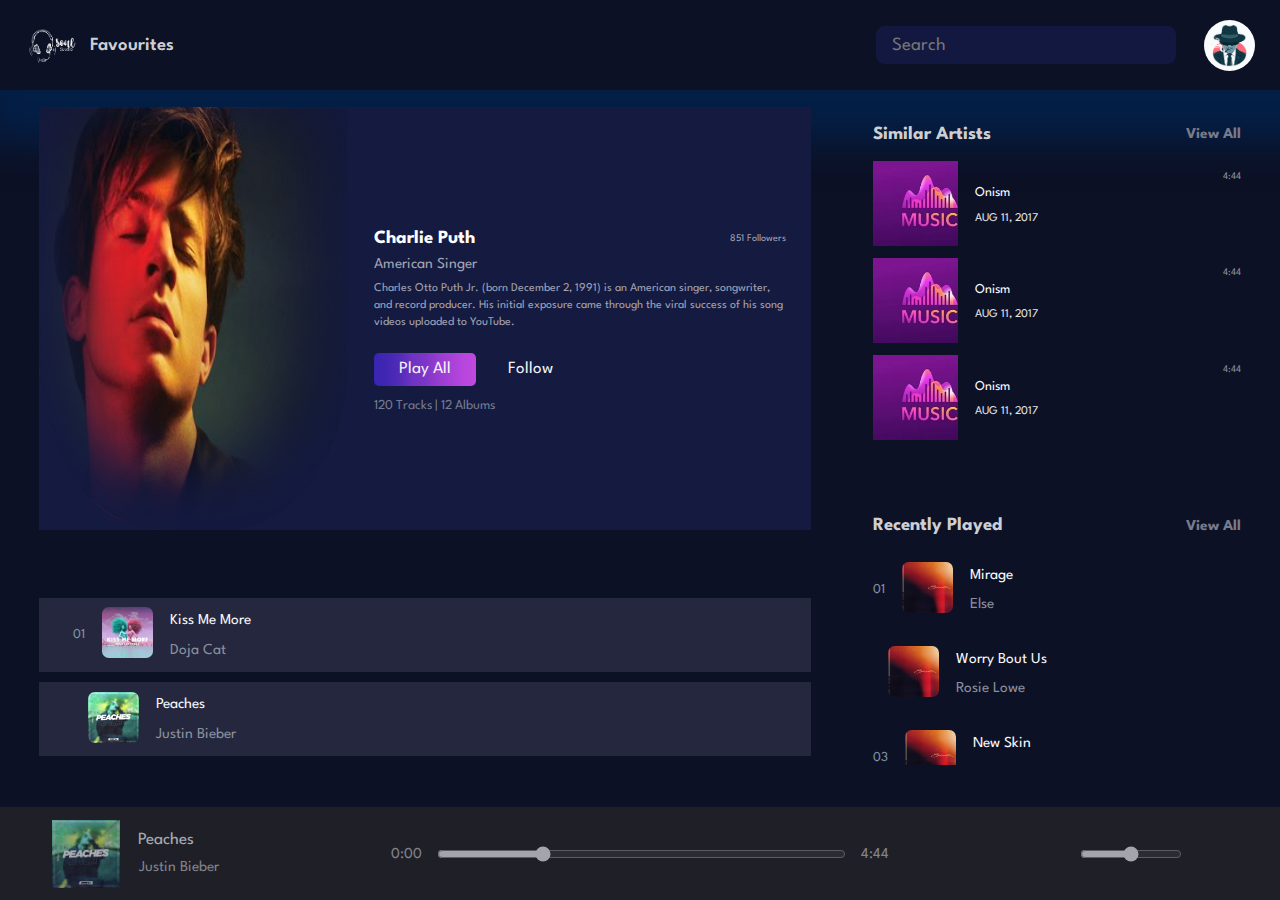
<file: single-playlist.html>
<!DOCTYPE html>
<html>
  <head>
    <title>Playlist-1</title>

    <meta charset="UTF-8" />
    <!-- set viewport meta property -->
    <meta name="viewport" content="Width=device-width, initial-scale=1.0" />

    <!-- linking the css file -->
    <link rel="stylesheet" href="./assets/css/single-playlist-style.css" />

    <!-- use the below to use font-awesome icons -->
    <link
      rel="stylesheet"
      href="https://use.fontawesome.com/releases/v5.15.3/css/all.css"
      integrity="sha384-SZXxX4whJ79/gErwcOYf+zWLeJdY/qpuqC4cAa9rOGUstPomtqpuNWT9wdPEn2fk"
      crossorigin="anonymous"
    />
  </head>

  <body>
    <div class="bg-container">
      <header class="page-header">
        <div class="logoAndTitle-container">
          <img src="./assets/images/logo.png" />
          <p class="titlepara">Favourites</p>
        </div>
        <div class="searchboxAndProfile-container">
          <div class="search-box">
            <i class="fas fa-search"></i>
            <input type="text" placeholder="Search" />
            <i class="fas fa-microphone"></i>
          </div>
          <i class="fas bell fa-bell"></i>
          <img class="profile-photo" src="./assets/images/profile-pic.jpg" />
        </div>
      </header>

      <input style="display: none;" type="checkbox" id="play-btn-checkbox1" />

      <input style="display: none;" type="checkbox" id="play-btn-checkbox2" />

      <input style="display: none;" type="checkbox" id="play-btn-checkbox3" />

      <div class="for-responsiveness">
        <main>
          <div class="playlist-card-container">
            <div class="blur-effect-container">
              <img src="./assets/images/pupular-artists/charlie-puth.jpg" />
              <div class="blur-effect"></div>
            </div>

            <div class="playlist-content-container">
              <div
                style="
                  display: flex;
                  justify-content: space-between;
                  align-items: center;
                "
              >
                <p
                  class="p1"
                  style="color: #fdfdfd; font-size: 1.5rem; font-weight: bold;"
                >
                  Charlie Puth
                </p>
                <p class="p2" style="color: #a1a3b3; font-size: 1rem;">
                  851 Followers
                </p>
              </div>
              <p
                class="p3"
                style="color: #a1a3b3; font-size: 1rem; margin-top: -0.5rem;"
              >
                American Singer
              </p>
              <p
                class="p4"
                style="
                  color: #a1a3b3;
                  font-size: 0.9rem;
                  margin-bottom: 3rem;
                  margin-top: -0.4rem;
                "
              >
                Charles Otto Puth Jr. (born December 2, 1991) is an American
                singer, songwriter, and record producer. His initial exposure
                came through the viral success of his song videos uploaded to
                YouTube.
              </p>

              <div>
                <button class="play-all-btn">Play All</button>
                <button class="follow-btn">Follow</button>
              </div>
              <p class="p5" style="color: #767b90; font-size: 0.9rem;">
                120 Tracks | 12 Albums
              </p>
            </div>
          </div>

          <div id="queue-1" class="queue-container">
            <div class="queue-elements-container">
              <div class="queue-element">
                <div class="song-image-container">
                  <p class="queue-number">01</p>
                  <div class="image-container">
                    <img
                      class="queue-song-img"
                      src="./assets/images/queue-images/queue5.jpg"
                    />
                    <i class="fas play-btn fa-play"></i>
                  </div>
                  <div class="song-and-artist-container">
                    <p class="queue-song-name">Kiss Me More</p>
                    <p class="queue-artist-name">Doja Cat</p>
                  </div>
                </div>

                <div class="icons-container">
                  <i class="far wishlist-icon fa-heart"></i>
                  <i class="fas add-icon fa-plus"></i>
                </div>
              </div>
              <div class="queue-element">
                <div class="song-image-container">
                  <i class="fas currently-on-song fa-stream"></i>
                  <div class="image-container">
                    <img
                      class="queue-song-img"
                      src="./assets/images/queue-images/queue6.jpg"
                    />
                    <i class="fas play-btn fa-play"></i>
                  </div>
                  <div class="song-and-artist-container">
                    <p class="queue-song-name">Peaches</p>
                    <p class="queue-artist-name">Justin Bieber</p>
                  </div>
                </div>
                <div class="icons-container">
                  <i class="far wishlist-icon fa-heart"></i>
                  <i class="fas add-icon fa-plus"></i>
                </div>
              </div>
              <div class="queue-element">
                <div class="song-image-container">
                  <p class="queue-number">03</p>
                  <div class="image-container">
                    <img
                      class="queue-song-img"
                      src="./assets/images/pupular-artists/ariana-Grande.jpg"
                    />
                    <i class="fas play-btn fa-play"></i>
                  </div>
                  <div class="song-and-artist-container">
                    <p class="queue-song-name">7 Rings</p>
                    <p class="queue-artist-name">Ariana Grande</p>
                  </div>
                </div>

                <div class="icons-container">
                  <i class="far wishlist-icon fa-heart"></i>
                  <i class="fas add-icon fa-plus"></i>
                </div>
              </div>
              <div class="queue-element">
                <div class="song-image-container">
                  <p class="queue-number">04</p>
                  <div class="image-container">
                    <img
                      class="queue-song-img"
                      src="./assets/images/pupular-artists/charlie-puth.jpg"
                    />
                    <i class="fas play-btn fa-play"></i>
                  </div>
                  <div class="song-and-artist-container">
                    <p class="queue-song-name">Attention</p>
                    <p class="queue-artist-name">Charlie Puth</p>
                  </div>
                </div>

                <div class="icons-container">
                  <i class="far wishlist-icon fa-heart"></i>
                  <i class="fas add-icon fa-plus"></i>
                </div>
              </div>
              <div class="queue-element">
                <div class="song-image-container">
                  <p class="queue-number">05</p>
                  <div class="image-container">
                    <img
                      class="queue-song-img"
                      src="./assets/images/queue-images/queue8.jpg"
                    />
                    <i class="fas play-btn fa-play"></i>
                  </div>
                  <div class="song-and-artist-container">
                    <p class="queue-song-name">Good 4 U</p>
                    <p class="queue-artist-name">Olivia Rodrigo</p>
                  </div>
                </div>

                <div class="icons-container">
                  <i class="far wishlist-icon fa-heart"></i>
                  <i class="fas add-icon fa-plus"></i>
                </div>
              </div>
              <div class="queue-element">
                <div class="song-image-container">
                  <p class="queue-number">06</p>
                  <div class="image-container">
                    <img
                      class="queue-song-img"
                      src="./assets/images/queue-images/queue9.jpg"
                    />
                    <i class="fas play-btn fa-play"></i>
                  </div>
                  <div class="song-and-artist-container">
                    <p class="queue-song-name">Sugar</p>
                    <p class="queue-artist-name">Maroon 5</p>
                  </div>
                </div>

                <div class="icons-container">
                  <i class="far wishlist-icon fa-heart"></i>
                  <i class="fas add-icon fa-plus"></i>
                </div>
              </div>
              <div class="queue-element">
                <div class="song-image-container">
                  <p class="queue-number">07</p>
                  <div class="image-container">
                    <img
                      class="queue-song-img"
                      src="./assets/images/queue-images/queue13.png"
                    />
                    <i class="fas play-btn fa-play"></i>
                  </div>
                  <div class="song-and-artist-container">
                    <p class="queue-song-name">Blank Space</p>
                    <p class="queue-artist-name">Taylor swift</p>
                  </div>
                </div>

                <div class="icons-container">
                  <i class="far wishlist-icon fa-heart"></i>
                  <i class="fas add-icon fa-plus"></i>
                </div>
              </div>
              <div class="queue-element">
                <div class="song-image-container">
                  <p class="queue-number">08</p>
                  <div class="image-container">
                    <img
                      class="queue-song-img"
                      src="./assets/images/queue-images/queue12.jpg"
                    />
                    <i class="fas play-btn fa-play"></i>
                  </div>
                  <div class="song-and-artist-container">
                    <p class="queue-song-name">We're Good</p>
                    <p class="queue-artist-name">Dua Lipa</p>
                  </div>
                </div>

                <div class="icons-container">
                  <i class="far wishlist-icon fa-heart"></i>
                  <i class="fas add-icon fa-plus"></i>
                </div>
              </div>
            </div>
          </div>
        </main>

        <aside>
          <div class="latest-release-container">
            <div class="latest-release-header">
              <p>Similar Artists</p>
              <a href="">View All</a>
            </div>
            <div class="latest-release-cards-container">
              <div class="latest-release-card">
                <div class="song-name-and-img-container">
                  <div class="latest-release-img-container">
                    <label for="play-btn-checkbox1"
                      ><i class="fas latest-release-play-btn fa-play play-1"></i
                      ><i
                        class="latest-release-pause-btn fas fa-pause pause-1"
                      ></i
                    ></label>
                  </div>
                  <div>
                    <p class="song-name">Onism</p>
                    <p class="date">AUG 11, 2017</p>
                  </div>
                </div>

                <div class="latest-release-dropdown-container">
                  <label for="latest-release-checkbox1"
                    ><i class="fas more-details fa-ellipsis-h"></i
                  ></label>
                  <input type="checkbox" id="latest-release-checkbox1" />
                  <div class="latest-release-dropdown">
                    <div class="links-container">
                      <i class="fas fa-play"></i>
                      <a href="">Play Now</a>
                    </div>

                    <hr />

                    <div class="links-container">
                      <i class="fas fa-plus"></i>
                      <a href="">Add To Queue</a>
                    </div>

                    <hr />

                    <div class="links-container">
                      <i class="fas fa-bars"></i>
                      <a href="">Add To Favourites</a>
                    </div>

                    <hr />

                    <div class="links-container">
                      <i class="fas fa-exclamation-circle"></i>
                      <a href=""><span></span>Get Info</a>
                    </div>
                  </div>
                  <p class="time">4:44</p>
                </div>
              </div>
              <div class="latest-release-card">
                <div class="song-name-and-img-container">
                  <div class="latest-release-img-container">
                    <label for="play-btn-checkbox3"
                      ><i class="fas latest-release-play-btn fa-play play-3"></i
                      ><i
                        class="latest-release-pause-btn fas fa-pause pause-3"
                      ></i
                    ></label>
                  </div>
                  <div>
                    <p class="song-name">Onism</p>
                    <p class="date">AUG 11, 2017</p>
                  </div>
                </div>

                <div class="latest-release-dropdown-container">
                  <label for="latest-release-checkbox3"
                    ><i class="fas more-details fa-ellipsis-h"></i
                  ></label>
                  <input type="checkbox" id="latest-release-checkbox3" />
                  <div class="latest-release-dropdown">
                    <div class="links-container">
                      <i class="fas fa-play"></i>
                      <a href="">Play Now</a>
                    </div>

                    <hr />

                    <div class="links-container">
                      <i class="fas fa-plus"></i>
                      <a href="">Add To Queue</a>
                    </div>

                    <hr />

                    <div class="links-container">
                      <i class="fas fa-bars"></i>
                      <a href="">Add To Favourites</a>
                    </div>

                    <hr />

                    <div class="links-container">
                      <i class="fas fa-exclamation-circle"></i>
                      <a href=""><span></span>Get Info</a>
                    </div>
                  </div>
                  <p class="time">4:44</p>
                </div>
              </div>
              <div class="latest-release-card">
                <div class="song-name-and-img-container">
                  <div class="latest-release-img-container">
                    <label for="play-btn-checkbox2"
                      ><i class="fas latest-release-play-btn fa-play play-2"></i
                      ><i
                        class="latest-release-pause-btn fas fa-pause pause-2"
                      ></i
                    ></label>
                  </div>
                  <div>
                    <p class="song-name">Onism</p>
                    <p class="date">AUG 11, 2017</p>
                  </div>
                </div>

                <div class="latest-release-dropdown-container">
                  <label for="latest-release-checkbox2"
                    ><i class="fas more-details fa-ellipsis-h"></i
                  ></label>
                  <input type="checkbox" id="latest-release-checkbox2" />
                  <div class="latest-release-dropdown">
                    <div class="links-container">
                      <i class="fas fa-play"></i>
                      <a href="">Play Now</a>
                    </div>

                    <hr />

                    <div class="links-container">
                      <i class="fas fa-plus"></i>
                      <a href="">Add To Queue</a>
                    </div>

                    <hr />

                    <div class="links-container">
                      <i class="fas fa-bars"></i>
                      <a href="">Add To Favourites</a>
                    </div>

                    <hr />

                    <div class="links-container">
                      <i class="fas fa-exclamation-circle"></i>
                      <a href=""><span></span>Get Info</a>
                    </div>
                  </div>
                  <p class="time">4:44</p>
                </div>
              </div>
            </div>
          </div>

          <div id="queue-2" class="queue-container">
            <div class="queue-header">
              <p>Recently Played</p>
              <div class="queue-btn-container">
                <!-- here label is acting as a button for dropdown effect -->
                <a href="">View All</a>
              </div>
            </div>

            <div class="queue-elements-container">
              <div id="queue-element-2" class="queue-element">
                <div class="song-image-container">
                  <p class="queue-number">01</p>
                  <div class="image-container">
                    <img
                      class="queue-song-img"
                      src="./assets/images/queue-images/queue11.jpg"
                    />
                    <i class="fas play-btn fa-play"></i>
                  </div>
                  <div class="song-and-artist-container">
                    <p class="queue-song-name">Mirage</p>
                    <p class="queue-artist-name">Else</p>
                  </div>
                </div>

                <i class="far wishlist-icon fa-heart"></i>
              </div>
              <div id="queue-element-2" class="queue-element">
                <div class="song-image-container">
                  <i class="fas currently-on-song fa-stream"></i>
                  <div class="image-container">
                    <img
                      class="queue-song-img"
                      src="./assets/images/queue-images/queue11.jpg"
                    />
                    <i class="fas play-btn fa-play"></i>
                  </div>
                  <div class="song-and-artist-container">
                    <p class="queue-song-name">Worry Bout Us</p>
                    <p class="queue-artist-name">Rosie Lowe</p>
                  </div>
                </div>

                <i class="far wishlist-icon fa-heart"></i>
              </div>
              <div id="queue-element-2" class="queue-element">
                <div class="song-image-container">
                  <p class="queue-number">03</p>
                  <div class="image-container">
                    <img
                      class="queue-song-img"
                      src="./assets/images/queue-images/queue11.jpg"
                    />
                    <i class="fas play-btn fa-play"></i>
                  </div>
                  <div class="song-and-artist-container">
                    <p class="queue-song-name">New Skin</p>
                    <p class="queue-artist-name">Flume</p>
                  </div>
                </div>

                <i class="far wishlist-icon fa-heart"></i>
              </div>
              <div id="queue-element-2" class="queue-element">
                <div class="song-image-container">
                  <p class="queue-number">04</p>
                  <div class="image-container">
                    <img
                      class="queue-song-img"
                      src="./assets/images/queue-images/queue11.jpg"
                    />
                    <i class="fas play-btn fa-play"></i>
                  </div>
                  <div class="song-and-artist-container">
                    <p class="queue-song-name">Worry Bout Us</p>
                    <p class="queue-artist-name">Rosie Lowe</p>
                  </div>
                </div>

                <i class="far wishlist-icon fa-heart"></i>
              </div>
              <div id="queue-element-2" class="queue-element">
                <div class="song-image-container">
                  <p class="queue-number">05</p>
                  <div class="image-container">
                    <img
                      class="queue-song-img"
                      src="./assets/images/queue-images/queue11.jpg"
                    />
                    <i class="fas play-btn fa-play"></i>
                  </div>
                  <div class="song-and-artist-container">
                    <p class="queue-song-name">New Skin</p>
                    <p class="queue-artist-name">Flume</p>
                  </div>
                </div>

                <i class="far wishlist-icon fa-heart"></i>
              </div>
              <div id="queue-element-2" class="queue-element">
                <div class="song-image-container">
                  <p class="queue-number">06</p>
                  <div class="image-container">
                    <img
                      class="queue-song-img"
                      src="./assets/images/queue-images/queue11.jpg"
                    />
                    <i class="fas play-btn fa-play"></i>
                  </div>
                  <div class="song-and-artist-container">
                    <p class="queue-song-name">Mirage</p>
                    <p class="queue-artist-name">Else</p>
                  </div>
                </div>

                <i class="far wishlist-icon fa-heart"></i>
              </div>
              <div id="queue-element-2" class="queue-element">
                <div class="song-image-container">
                  <p class="queue-number">07</p>
                  <div class="image-container">
                    <img
                      class="queue-song-img"
                      src="./assets/images/queue-images/queue11.jpg"
                    />
                    <i class="fas play-btn fa-play"></i>
                  </div>
                  <div class="song-and-artist-container">
                    <p class="queue-song-name">Mirage</p>
                    <p class="queue-artist-name">Else</p>
                  </div>
                </div>

                <i class="far wishlist-icon fa-heart"></i>
              </div>
              <div id="queue-element-2" class="queue-element">
                <div class="song-image-container">
                  <p class="queue-number">08</p>
                  <div class="image-container">
                    <img
                      class="queue-song-img"
                      src="./assets/images/queue-images/queue11.jpg"
                    />
                    <i class="fas play-btn fa-play"></i>
                  </div>
                  <div class="song-and-artist-container">
                    <p class="queue-song-name">Worry Bout Us</p>
                    <p class="queue-artist-name">Rosie Lowe</p>
                  </div>
                </div>

                <i class="far wishlist-icon fa-heart"></i>
              </div>
              <div id="queue-element-2" class="queue-element">
                <div class="song-image-container">
                  <p class="queue-number">08</p>
                  <div class="image-container">
                    <img
                      class="queue-song-img"
                      src="./assets/images/queue-images/queue11.jpg"
                    />
                    <i class="fas play-btn fa-play"></i>
                  </div>
                  <div class="song-and-artist-container">
                    <p class="queue-song-name">New Skin</p>
                    <p class="queue-artist-name">Flume</p>
                  </div>
                </div>

                <i class="far wishlist-icon fa-heart"></i>
              </div>
              <div id="queue-element-2" class="queue-element">
                <div class="song-image-container">
                  <p class="queue-number">09</p>
                  <div class="image-container">
                    <img
                      class="queue-song-img"
                      src="./assets/images/queue-images/queue11.jpg"
                    />
                    <i class="fas play-btn fa-play"></i>
                  </div>
                  <div class="song-and-artist-container">
                    <p class="queue-song-name">Worry Bout Us</p>
                    <p class="queue-artist-name">Rosie Lowe</p>
                  </div>
                </div>

                <i class="far wishlist-icon fa-heart"></i>
              </div>
              <div id="queue-element-2" class="queue-element">
                <div class="song-image-container">
                  <p class="queue-number">10</p>
                  <div class="image-container">
                    <img
                      class="queue-song-img"
                      src="./assets/images/queue-images/queue11.jpg"
                    />
                    <i class="fas play-btn fa-play"></i>
                  </div>
                  <div class="song-and-artist-container">
                    <p class="queue-song-name">New Skin</p>
                    <p class="queue-artist-name">Flume</p>
                  </div>
                </div>

                <i class="far wishlist-icon fa-heart"></i>
              </div>
              <div id="queue-element-2" class="queue-element">
                <div class="song-image-container">
                  <p class="queue-number">11</p>
                  <div class="image-container">
                    <img
                      class="queue-song-img"
                      src="./assets/images/queue-images/queue11.jpg"
                    />
                    <i class="fas play-btn fa-play"></i>
                  </div>
                  <div class="song-and-artist-container">
                    <p class="queue-song-name">Mirage</p>
                    <p class="queue-artist-name">Else</p>
                  </div>
                </div>

                <i class="far wishlist-icon fa-heart"></i>
              </div>
            </div>
          </div>
        </aside>
      </div>

      <footer>
        <!-- Song Thumnail, Title, Singer -->
        <div id="footer-song-info">
          <div id="footer-song-image"></div>
          <div id="footer-song-name">
            <span>Peaches</span>
            <span class="subtitle">Justin Bieber</span>
          </div>
          <div>
            <span>
              <i class="far fa-heart subtitle"></i>
            </span>
            <span>
              <i class="fas fa-ban subtitle"></i>
            </span>
          </div>
        </div>

        <!-- Contains Player Controls: Play, Pause, Next, Previous, Shuffle and Repeat with Slider -->
        <div id="player">
          <div id="player-control">
            <div><i class="fas fa-random"></i></div>
            <div><i class="fas fa-step-backward"></i></div>
            <div>
              <i class="far fa-pause-circle" style="font-size: 2rem;"></i>
            </div>
            <div><i class="fas fa-step-forward"></i></div>
            <div><i class="fas fa-redo"></i></div>
          </div>

          <div id="player-slider-container">
            <div class="subtitle">0:00</div>

            <input type="range" min="0" max="100" value="25" />

            <div class="subtitle">4:44</div>
          </div>
        </div>

        <!-- Volume buttom, Expand button -->
        <div class="player-extras">
          <div>
            <i class="fas fa-list-ul"></i>
          </div>
          <div>
            <i class="fas fa-laptop"></i>
          </div>

          <div class="volume-container">
            <span><i class="fas fa-volume-up"></i></span>
            <input
              type="range"
              min="0"
              max="100"
              value="50"
              class="slider"
              id="volume-slider"
            />
          </div>
          <div><i class="fas fa-expand"></i></div>
        </div>
      </footer>
    </div>
  </body>
</html>
</file>
<file: assets/css/single-playlist-style.css>
@import url("https://fonts.googleapis.com/css2?family=League+Spartan&display=swap");

html {
  font-size: 7px;
}

/* set border-box style for all elements of webpage */

* {
  box-sizing: border-box;
  /* page transition */
  transition: all 0.3s ease-in-out;
}

input,
button,
a {
  font-family: "League Spartan", sans-serif;
}

/* set margin of body element as 0 (because there is some margin by default) */

body {
  margin: 0;
  font-family: "League Spartan", sans-serif;
}

.bg-container {
  height: 100vh;
  background-color: #0c1126;
  overflow-y: auto;
}

/* header */

.page-header {
  height: 10vh;
  padding: 1.5rem;
  display: flex;
  justify-content: space-between;
  align-items: center;
  box-shadow: 1rem 1rem 2rem 2rem rgb(4, 31, 70);
}

.logoAndTitle-container {
  display: flex;
  justify-content: flex-start;
  align-items: center;
  width: 18%;
}

.logoAndTitle-container img {
  width: 3rem;
  height: 3rem;
  border-radius: 2.5rem;
  margin-right: 0.8rem;
  max-height: 3rem;
  max-width: 3rem;
}

.titlepara {
  color: #cecfd3;
  font-size: 1.1rem;
  font-weight: 600;
}

.searchboxAndProfile-container {
  display: flex;
  justify-content: flex-end;
  align-items: center;
  width: 55%;
}

.search-box {
  padding: 0.5rem;
  padding-left: 0.5rem;
  padding-right: 0.5rem;
  background-color: #12183f;
  border-radius: 0.5rem;
  display: flex;
  align-items: center;
  justify-content: space-between;
  width: 350px;
  margin-right: 0.8rem;
}

.search-box input {
  font-size: 1.1rem;
  padding: 0.6rem;
  padding-left: 0.1rem;
  background-color: transparent;
  width: 300px;
  height: 0.7rem;
  border: 0;
  margin-left: 0.3rem;
  margin-right: 0.3rem;
  color: white;
}

.search-box input:focus {
  outline: none;
}

.search-box i {
  color: white;
  /* font-size: 2rem; */
}

.profile-photo {
  width: 3rem;
  height: 3rem;
  border-radius: 1.5rem;
  margin-left: 0.8rem;
}

.bell {
  color: #e7e7e6;
}

/* for responsiveness */

.for-responsiveness {
  width: 100%;
  display: flex;
  flex-direction: column;
  align-items: center;
  height: 75vh;
  overflow-y: auto;
}

/* content */

main {
  width: 100%;
  display: flex;
  flex-direction: column;
  align-items: center;
  padding: 1.8rem;
  padding-top: 1rem;
  padding-bottom: 0rem;
}

/* playlist-card */

.playlist-card-container {
  width: 100%;
  display: flex;
  flex-direction: column;
  align-items: center;
  margin-bottom: 4rem;
  /* background-color: #141A40; */
}

.blur-effect-container {
  width: 100%;
  height: 45vh;
  position: relative;
  background-color: #141a40;
}

.blur-effect-container img {
  width: 100%;
  height: 44vh;
  border-bottom-left-radius: 40%;
  border-bottom-right-radius: 40%;
}

.blur-effect {
  width: 100%;
  height: inherit;
  position: absolute;
  top: 0;
  left: 0;
  border-bottom-left-radius: 40%;
  border-bottom-right-radius: 40%;
  box-shadow: 0 -2rem 4rem 2rem #141a40 inset;
}

.playlist-content-container {
  width: 100%;
  display: flex;
  flex-direction: column;
  justify-content: center;
  background-color: #141a40;
  padding: 2rem;
}

.play-all-btn {
  color: #f7f1fb;
  background-image: linear-gradient(
    to right,
    #3725b1,
    #4126b3,
    #522cb8,
    #6f33c2,
    #7b36c7,
    #973cd0,
    #a641d7,
    #b846dd,
    #c148df
  );
  border: 0;
  width: 8rem;
  padding: 0.5rem 1rem;
  font-size: 1rem;
  border-radius: 5px;
  cursor: pointer;
}

.follow-btn {
  background-color: transparent;
  color: #f1f1f4;
  border: 0;
  width: 8rem;
  padding: 0.5rem 1rem;
  font-size: 1rem;
}

/* queue */

.queue-container {
  width: 100%;
  margin-bottom: 2rem;
}

/* queue elements */

.queue-elements-container {
  width: 100%;
  display: flex;
  flex-direction: column;
  justify-content: flex-start;
  align-items: center;
}

.queue-header {
  color: #cecfd3;
  font-size: 1.1rem;
  font-weight: 700;
  width: 100%;
  display: flex;
  justify-content: space-between;
  align-items: center;
}

.queue-header a {
  text-decoration: none;
  color: #787b89;
  font-size: 0.9rem;
}

.queue-element {
  margin-bottom: 0.6rem;
  width: 100%;
  background-color: #24273d;
  display: flex;
  justify-content: space-between;
  align-items: center;
  padding-left: 2rem;
  padding-right: 2rem;
}

#queue-element-2 {
  background-color: transparent;
  padding-left: 0;
  padding-right: 0;
}

.song-image-container {
  display: flex;
  align-items: center;
  justify-content: flex-start;
}

.queue-number {
  font-size: 0.8rem;
  color: #8092a1;
  margin-right: 1rem;
}

.image-container {
  position: relative;
}

.queue-song-img {
  width: 3rem;
  border-radius: 0.4rem;
  margin-right: 1rem;
}

.queue-song-img ~ i {
  transition: all 0.2s ease-in-out;
}

.queue-song-img ~ i:hover {
  opacity: 0.9;
  height: 1rem;
}

.queue-song-img:hover ~ i {
  opacity: 0.9;
  height: 1rem;
}

.play-btn {
  position: absolute;
  height: 0;
  overflow: hidden;
  color: white;
  top: 1rem;
  left: 1rem;
}

.queue-song-name {
  font-size: 0.9rem;
  color: #f6f7f9;
}

.queue-artist-name {
  font-size: 0.9rem;
  color: #8a909d;
}

.icons-container {
  display: flex;
  justify-content: space-between;
  align-items: center;
}

.wishlist-icon {
  color: #92a6b3;
  margin-right: 2rem;
}

.add-icon {
  color: #92a6b3;
}

.currently-on-song {
  color: #21b6d9;
  transform: rotate(-90deg);
  margin-right: 0.9rem;
}

aside {
  width: 100%;
  display: flex;
  flex-direction: column;
  align-items: center;
  padding: 1.8rem;
  padding-top: 1rem;
  padding-bottom: 0rem;
}

/* latest-release */

.latest-release-container {
  width: 100%;
  margin-bottom: 2rem;
  display: flex;
  flex-direction: column;
  justify-content: flex-start;
}

.latest-release-header {
  width: 100%;
  display: flex;
  justify-content: space-between;
  align-items: center;
}

.latest-release-header p {
  color: #cecfd3;
  font-size: 1.1rem;
  font-weight: 700;
}

.latest-release-header a {
  text-decoration: none;
  color: #787b89;
  font-size: 0.9rem;
  font-weight: bold;
}

.latest-release-cards-container {
  width: 100%;
  display: flex;
  justify-content: space-between;
  flex-wrap: wrap;
  align-items: center;
  margin-bottom: 0.7rem;
}

.latest-release-card {
  display: flex;
  align-items: flex-start;
  justify-content: space-between;
  width: 47%;
  margin-bottom: 0.7rem;
}

.song-name-and-img-container {
  display: flex;
  justify-content: flex-start;
  align-items: center;
}

.latest-release-img-container {
  background-image: url(./../images/music-station.jpg);
  background-size: cover;
  height: 5rem;
  width: 5rem;
  margin-right: 1rem;
  position: relative;
}

.latest-release-play-btn {
  position: absolute;
  height: 0;
  overflow: hidden;
  color: white;
  top: 2rem;
  left: 2rem;
}

.latest-release-pause-btn {
  position: absolute;
  height: 0;
  overflow: hidden;
  color: white;
  top: 2rem;
  left: 2rem;
}

.latest-release-img-container:hover .latest-release-play-btn {
  height: 1rem;
}

/* on clicking the play btns , make its height 0 (display none) */

#play-btn-checkbox1:checked
  ~ .for-responsiveness
  > main
  > .latest-release-container
  div:nth-child(even)
  div:first-child
  > .song-name-and-img-container
  > .latest-release-img-container
  > label
  > i.play-1,
#play-btn-checkbox2:checked
  ~ .for-responsiveness
  > main
  > .latest-release-container
  div:nth-child(even)
  div:last-child
  > .song-name-and-img-container
  > .latest-release-img-container
  > label
  > i.play-2,
#play-btn-checkbox3:checked
  ~ .for-responsiveness
  > main
  > .latest-release-container
  div:last-child
  div:first-child
  > .song-name-and-img-container
  > .latest-release-img-container
  > label
  > i.play-3 {
  height: 0;
  overflow: hidden;
}

/* on clicking the play btns, make the height of pause btn non zero */

#play-btn-checkbox1:checked
  ~ .for-responsiveness
  > main
  > .latest-release-container
  div:nth-child(even)
  div:first-child
  > .song-name-and-img-container
  > .latest-release-img-container
  > label
  > i.pause-1,
#play-btn-checkbox2:checked
  ~ .for-responsiveness
  > main
  > .latest-release-container
  div:nth-child(even)
  div:last-child
  > .song-name-and-img-container
  > .latest-release-img-container
  > label
  > i.pause-2,
#play-btn-checkbox3:checked
  ~ .for-responsiveness
  > main
  > .latest-release-container
  div:last-child
  div:first-child
  > .song-name-and-img-container
  > .latest-release-img-container
  > label
  > i.pause-3 {
  height: 1rem;
}

.song-name {
  color: #fcfcfd;
  font-size: 0.8rem;
}

.date {
  color: #e2e3e5;
  font-size: 0.7rem;
}

.more-details {
  color: #93a9b2;
  font-size: 0.8rem;
}

.time {
  color: #8d8c93;
  font-size: 0.6rem;
}

.latest-release-dropdown-container {
  position: relative;
}

.latest-release-dropdown {
  position: absolute;
  z-index: 2;
  height: 0;
  overflow: hidden;
  top: 1rem;
  left: -6.9rem;
  background-color: white;
  text-align: center;
  transition: all 0.2s linear;
}

.latest-release-dropdown a {
  text-decoration: none;
  font-size: 0.8rem;
  color: black;
}

#latest-release-checkbox1,
#latest-release-checkbox2,
#latest-release-checkbox3,
#latest-release-checkbox4 {
  display: none;
}

#latest-release-checkbox1:checked ~ div,
#latest-release-checkbox2:checked ~ div,
#latest-release-checkbox3:checked ~ div,
#latest-release-checkbox4:checked ~ div {
  height: 8rem;
  width: 8.7rem;
  padding: 0.3rem;
}

.links-container {
  display: flex;
  justify-content: flex-start;
  align-items: center;
}

.links-container i {
  color: #8d89ad;
  margin-right: 0.7rem;
}

/* footer (audio player controls)*/

footer {
  position: fixed;
  bottom: 0px;
  width: 100%;
  background-color: #282828;
  display: flex;
  flex-direction: row;
  align-items: center;
  justify-content: space-around;
  z-index: 5;
  padding-top: 0.2rem;
  padding-bottom: 0.2rem;
  opacity: 0.65;
}

footer i {
  color: white;
}

#footer-song-info {
  display: flex;
  flex-direction: row;
  align-items: center;
  height: 100%;
  width: 20%;
}

#footer-song-info > div {
  margin: 1vh;
}

#footer-song-image {
  height: 4rem;
  width: 4rem;
  margin: 1vh;
  background: url(./../images/queue-images/queue6.jpg) center no-repeat;
  background-size: contain;
}

#footer-song-name {
  height: 6vh;
  display: flex;
  flex-direction: column;
  justify-content: space-around;
  color: white;
}

.subtitle {
  color: #c0c0c0;
  font-size: 0.9rem;
  margin: 0.1rem;
}

/*Player Controls*/

/* Pause, Next, Shuffle &other Icons and Slider Styling*/

#player {
  width: 40%;
  min-width: 200px;
  height: 80%;
  display: flex;
  flex-direction: column;
  justify-content: space-around;
  align-items: center;
}

#player > div {
  display: flex;
  justify-content: space-around;
  align-items: center;
}

#player-control {
  width: 50%;
}

#player-slider-container {
  width: 100%;
}

input[type="range"] {
  width: 80%;
  accent-color: #f5f5f5;
  cursor: pointer;
}

/*Player Extras*/

.player-extras {
  display: flex;
  width: 20%;
  min-width: 115px;
  justify-content: space-around;
  align-items: center;
}

.volume-container {
  width: 50%;
  display: flex;
  justify-content: space-around;
  align-items: center;
}

#volume-slider {
  width: 80%;
}

/* hide scrollbar */

/* Hide scrollbar for Chrome, Safari and Opera */

main::-webkit-scrollbar {
  display: none;
}

/* Hide scrollbar for IE, Edge and Firefox */

main {
  -ms-overflow-style: none;
  /* IE and Edge */
  scrollbar-width: none;
  /* Firefox */
}

/* Hide scrollbar for Chrome, Safari and Opera */

aside::-webkit-scrollbar {
  display: none;
}

/* Hide scrollbar for IE, Edge and Firefox */

aside {
  -ms-overflow-style: none;
  /* IE and Edge */
  scrollbar-width: none;
  /* Firefox */
}

/* media query for extra small devices */

@media (min-width: 365px) {
  html {
    font-size: 9px;
  }

  element.style {
  }
  .search-box {
    padding: 0.5rem;
    padding-left: 0.5rem;
    padding-right: 0.5rem;
    background-color: #12183f;
    border-radius: 0.5rem;
    display: flex;
    align-items: center;
    justify-content: space-between;
    width: 154px;
    margin-right: 0.8rem;
  }
}

/* media query for small devices */

@media (min-width: 576px) {
  html {
    font-size: 11px;
  }
  .playlist-card-container {
    width: 80%;
  }
}

/* media query for medium devices */

@media (min-width: 768px) {
  html {
    font-size: 13px;
  }

  .current-song-container {
    flex-direction: row;
  }
  .current-song-container img {
    width: 25%;
    margin-right: 1rem;
    max-height: none;
  }
  .current-song-button-container {
    display: flex;
    flex-direction: row;
  }
  .current-song-more-options-container {
    flex-direction: row;
  }
  .for-responsiveness {
    width: 100%;
    padding-left: 0.5rem;
    padding-right: 0.5rem;
    flex-direction: row;
    justify-content: space-between;
  }
  main {
    width: 66%;
    height: 75vh;
    overflow-y: auto;
  }
  aside {
    width: 34%;
    height: 75vh;
    overflow-y: auto;
  }
  .latest-release-cards-container {
    width: 100%;
    flex-direction: column;
    align-items: center;
  }
  .latest-release-card {
    width: 100%;
  }
  .playlist-card-container {
    width: 100%;
    flex-direction: row;
    justify-content: space-between;
    align-items: flex-start;
    height: 47vh;
    background-color: #141a40;
  }
  .blur-effect-container {
    width: 40%;
    height: inherit;
  }
  .blur-effect-container img {
    width: 100%;
    height: inherit;
    border-bottom-left-radius: 40%;
    border-bottom-right-radius: 40%;
  }
  .blur-effect {
    width: 100%;
    height: inherit;
    position: absolute;
    top: 0;
    left: 0;
    border-bottom-left-radius: 40%;
    border-bottom-right-radius: 40%;
    box-shadow: 0 -2rem 4rem 2rem #141a40 inset;
  }
  .playlist-content-container {
    width: 60%;
    padding: 1rem;
    padding-left: 1.5rem;
    padding-right: 1.5rem;
    height: inherit;
  }
  .play-all-btn {
    color: #f7f1fb;
    background-image: linear-gradient(
      to right,
      #3725b1,
      #4126b3,
      #522cb8,
      #6f33c2,
      #7b36c7,
      #973cd0,
      #a641d7,
      #b846dd,
      #c148df
    );
    border: 0;
    width: 6rem;
    padding: 0.5rem 1rem;
    font-size: 1rem;
  }
  .follow-btn {
    background-color: transparent;
    color: #f1f1f4;
    border: 0;
    width: 6rem;
    padding: 0.5rem 1rem;
    font-size: 1rem;
  }
  .p1 {
    font-size: 1.1rem !important;
  }
  .p2 {
    font-size: 0.6rem !important;
  }
  .p3 {
    font-size: 0.9rem !important;
  }
  .p4 {
    font-size: 0.7rem !important;
    line-height: 1rem;
    margin-bottom: 1.3rem !important;
  }
  .p5 {
    font-size: 0.8rem !important;
  }
}

/* media query for large devices */

@media (min-width: 992px) {
  html {
    font-size: 15px;
  }
  .search-box {
    width: 300px;
    margin-right: 0.8rem;
  }
}

/* media query for extra-large devices */

@media (min-width: 1200px) {
  html {
    font-size: 17px;
  }
}
</file>
